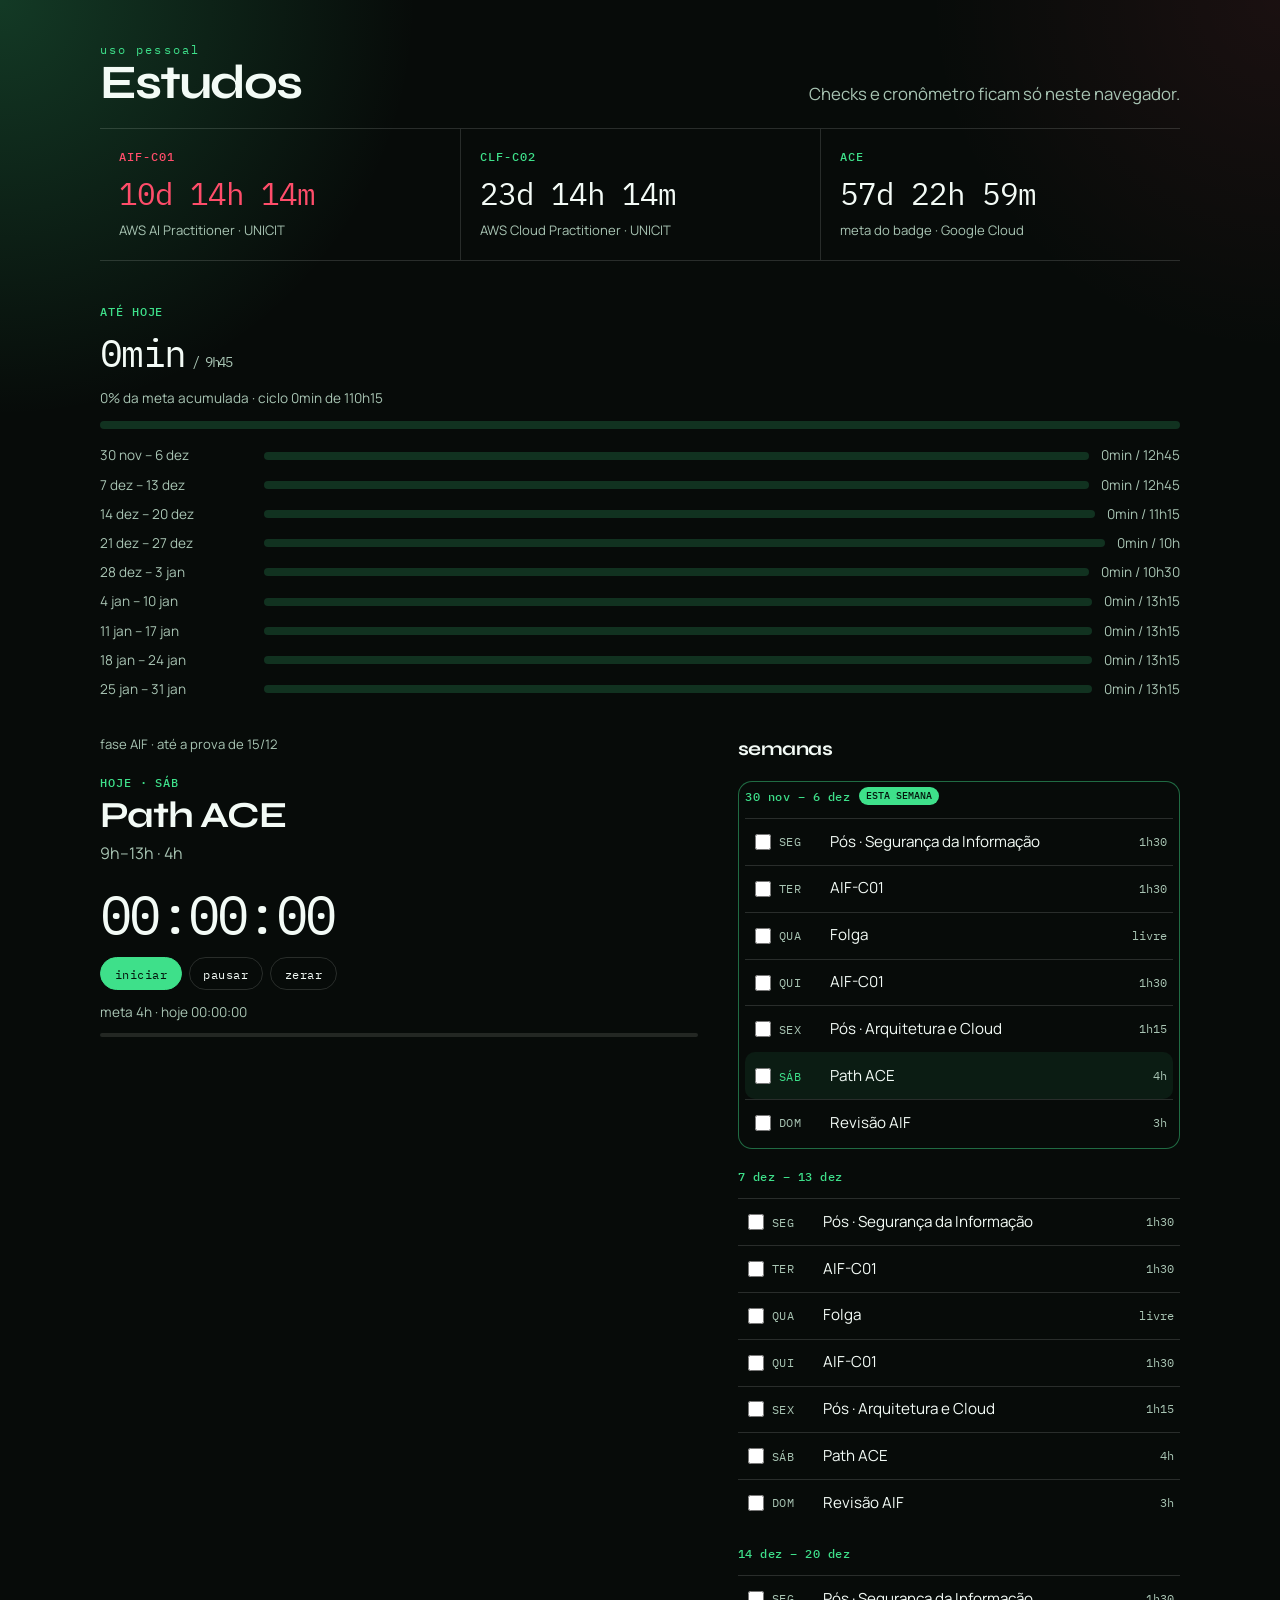
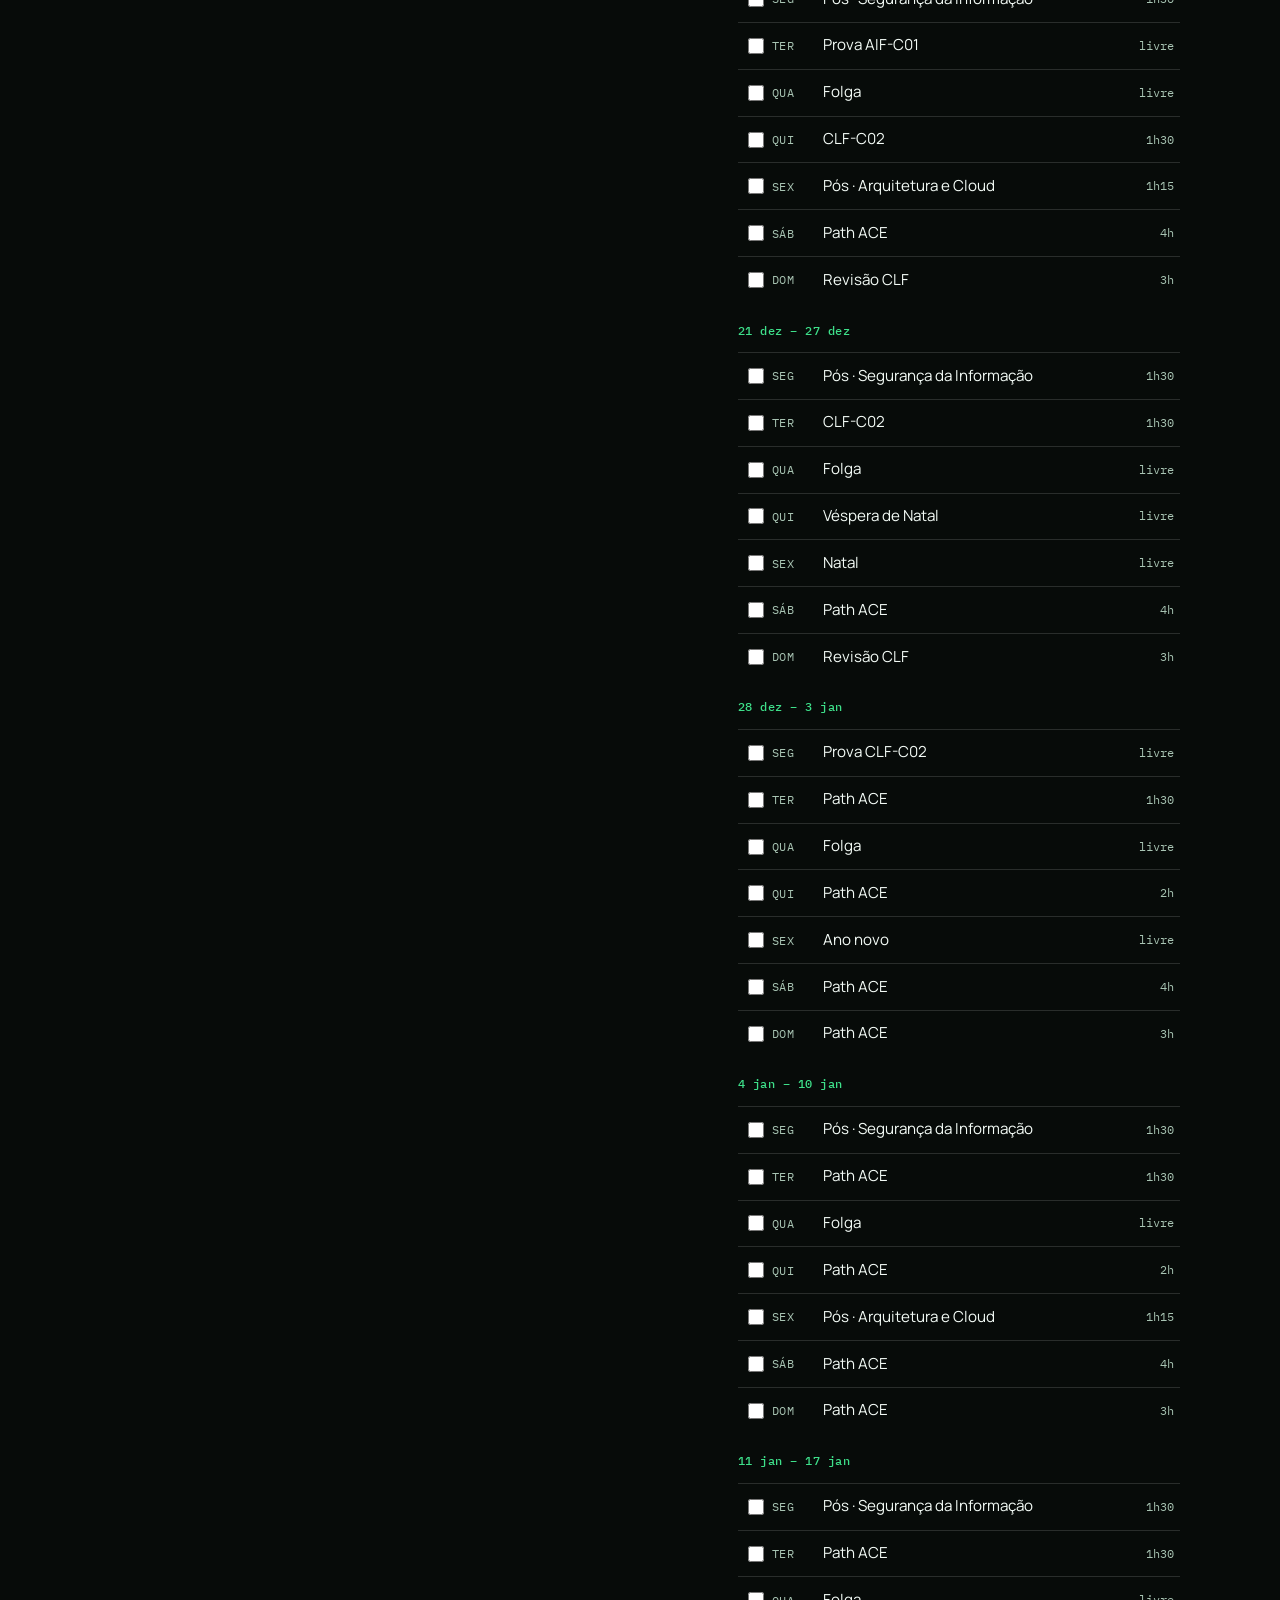
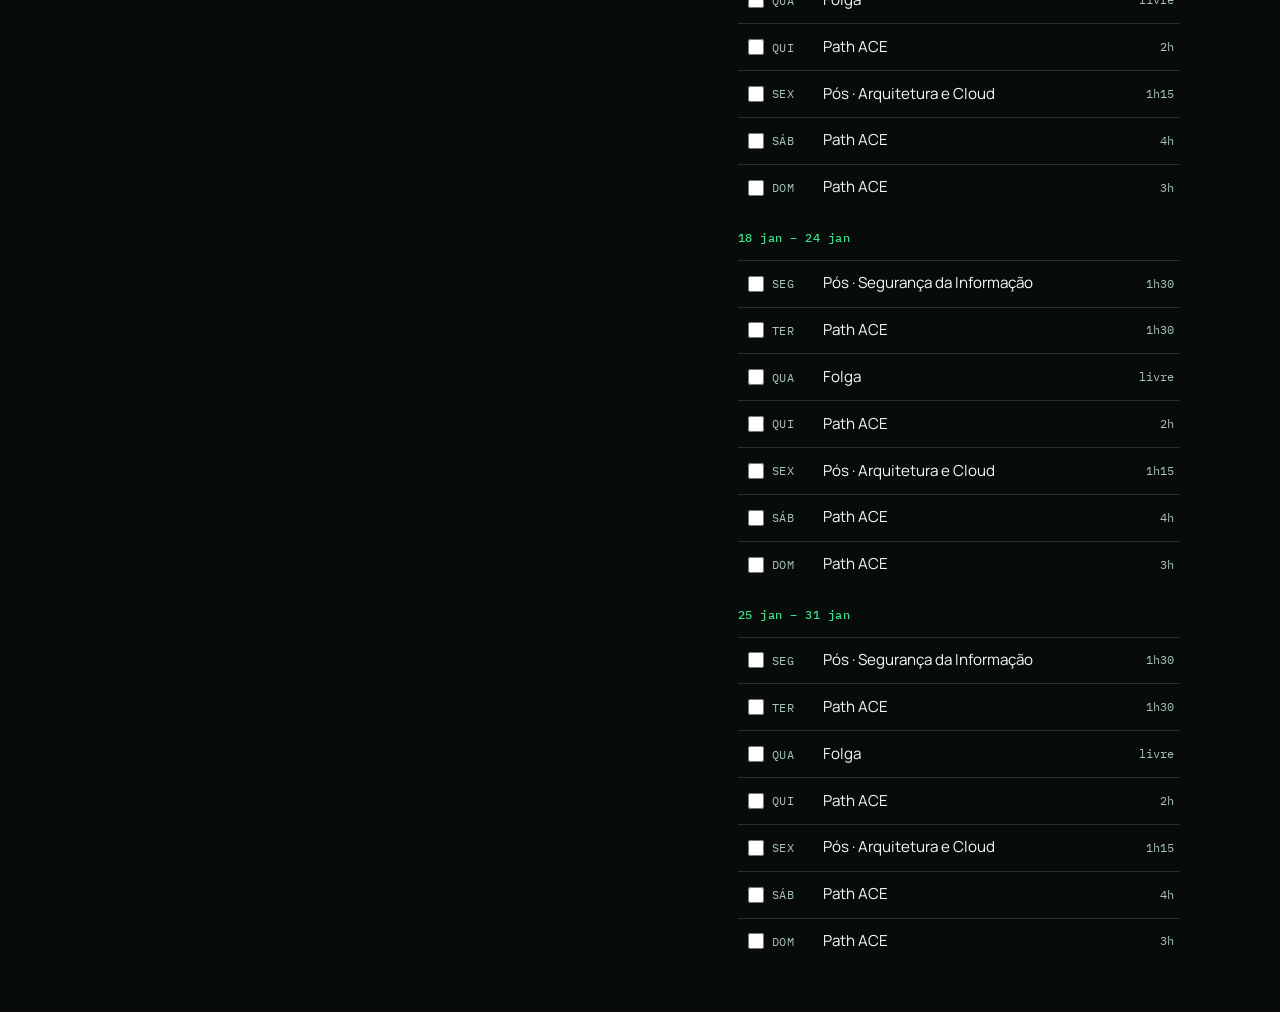
<file: estudos.html>
<!DOCTYPE html>
<html lang="pt-BR">
<head>
  <meta charset="UTF-8" />
  <title>Estudos · Anna</title>
  <meta name="viewport" content="width=device-width, initial-scale=1" />
  <meta name="robots" content="noindex, nofollow" />
  <link rel="icon" type="image/png" href="img/favicon_kamimura_bigger.png" />
  <link rel="preconnect" href="https://fonts.googleapis.com" />
  <link rel="preconnect" href="https://fonts.gstatic.com" crossorigin />
  <link href="https://fonts.googleapis.com/css2?family=IBM+Plex+Mono:wght@400;500&family=Manrope:wght@400;500;600&family=Syne:wght@600;700&display=swap" rel="stylesheet" />
  <link rel="stylesheet" href="css/style.css" />
  <link rel="stylesheet" href="css/estudos.css" />
</head>
<body>
  <header class="study-top">
    <div>
      <p class="kana">uso pessoal</p>
      <h1>Estudos</h1>
    </div>
    <p class="lede">Checks e cronômetro ficam só neste navegador.</p>
  </header>

  <section class="deadlines" aria-label="contagem para as provas">
    <article>
      <p class="exam-kicker">AIF-C01</p>
      <p class="exam-count" data-at="2026-12-15T15:15:00-03:00">15 dez · 15h15</p>
      <p class="exam-note">AWS AI Practitioner · UNICIT</p>
    </article>
    <article>
      <p class="exam-kicker">CLF-C02</p>
      <p class="exam-count" data-at="2026-12-28T15:15:00-03:00">28 dez · 15h15</p>
      <p class="exam-note">AWS Cloud Practitioner · UNICIT</p>
    </article>
    <article>
      <p class="exam-kicker">ACE</p>
      <p class="exam-count" data-at="2027-01-31T23:59:59-03:00">31 jan</p>
      <p class="exam-note">meta do badge · Google Cloud</p>
    </article>
  </section>

  <section class="metrics" id="metrics" aria-label="meta e cumprimento"></section>

  <section class="board">
    <div class="today">
      <p class="study-phase" id="study-phase"></p>
      <p class="study-kicker" id="study-kicker">hoje</p>
      <h2 class="study-today-title" id="study-today-title"></h2>
      <p class="study-today-detail" id="study-today-detail"></p>
      <p class="timer-clock" id="timer-clock">00:00:00</p>
      <div class="timer-actions">
        <button type="button" id="timer-start">iniciar</button>
        <button type="button" id="timer-pause" disabled>pausar</button>
        <button type="button" id="timer-reset">zerar</button>
      </div>
      <p class="timer-meta" id="timer-meta"></p>
      <div class="timer-bar" id="timer-bar" hidden>
        <div class="timer-bar-fill" id="timer-fill"></div>
      </div>
    </div>
    <div class="week">
      <h2>semanas</h2>
      <div id="weeks"></div>
    </div>
  </section>

  <script src="js/estudos.js"></script>
</body>
</html>
</file>
<file: css/style.css>
:root {
  --bg: #070b09;
  --bg-raise: #101612;
  --ink: #f3fbf6;
  --muted: #a8c4b3;
  --line: rgba(243, 251, 246, 0.14);
  --accent: #3ee08a;
  --accent-ink: #04150c;
  --purple: #3ee08a;
  --red: #ff4d6a;
  --sans: "Manrope", "Segoe UI", sans-serif;
  --display: "Syne", "Manrope", sans-serif;
  --mono: "IBM Plex Mono", ui-monospace, monospace;
}

*,
*::before,
*::after {
  box-sizing: border-box;
}

html {
  scroll-behavior: smooth;
}

body {
  margin: 0;
  min-height: 100vh;
  background:
    radial-gradient(circle at 0 0, rgba(62, 224, 138, 0.22), transparent 26rem),
    radial-gradient(circle at 100% 0, rgba(255, 77, 106, 0.08), transparent 22rem),
    var(--bg);
  color: var(--ink);
  font-family: var(--sans);
  font-size: 1rem;
  line-height: 1.5;
}

body,
button,
input {
  font-family: var(--sans);
}

img {
  max-width: 100%;
  display: block;
}

h1,
h2,
h3,
p {
  margin: 0;
}

a {
  color: inherit;
}

.skip {
  position: absolute;
  left: 1rem;
  top: 0;
  transform: translateY(-120%);
  background: var(--accent);
  color: var(--accent-ink);
  padding: 0.5rem 0.8rem;
  z-index: 2;
}

.skip:focus {
  transform: none;
}

.top,
.now,
.split,
.badges,
footer {
  width: min(1080px, calc(100% - 2.5rem));
  margin-inline: auto;
}

.top {
  display: grid;
  grid-template-columns: 1fr auto;
  grid-template-areas:
    "identity links"
    "lede lede";
  gap: 1.25rem 2rem;
  align-items: center;
  padding: 2.5rem 0 1.75rem;
}

.identity {
  grid-area: identity;
  display: flex;
  gap: 1rem;
  align-items: center;
}

.avatar {
  width: 84px;
  height: 84px;
  object-fit: cover;
  border-radius: 50%;
  border: 1px solid var(--line);
}

.kana {
  margin-top: 0.35rem;
  font-family: var(--mono);
  font-size: 0.72rem;
  letter-spacing: 0.18em;
  color: var(--purple);
}

h1 {
  font-family: var(--display);
  font-size: clamp(1.8rem, 3vw, 2.6rem);
  font-weight: 700;
  letter-spacing: -0.04em;
  line-height: 0.95;
  margin-top: 0.15rem;
}

.role,
.lede,
.projects p,
.skills p,
.now p,
footer {
  color: var(--muted);
}

.role {
  margin-top: 0.4rem;
  font-size: 0.82rem;
  letter-spacing: 0.08em;
  text-transform: uppercase;
}

.lede {
  grid-area: lede;
  max-width: 38rem;
  font-size: 1.05rem;
}

.links {
  grid-area: links;
  display: flex;
  gap: 0.5rem;
  align-self: center;
}

.links a {
  border: 1px solid var(--line);
  background: transparent;
  color: var(--ink);
  border-radius: 999px;
  text-decoration: none;
  cursor: pointer;
}

.links a {
  padding: 0.4rem 0.75rem;
  font-size: 0.85rem;
}

.links a:hover,
.links a:focus-visible {
  border-color: var(--accent);
  outline: none;
}

.now h2,
.split h2,
.badges h2,
.badges h3,
.projects h3,
.skills h3 {
  font-family: var(--mono);
  font-weight: 500;
  letter-spacing: 0.08em;
  text-transform: uppercase;
}

.now h2,
.split h2,
.badges h2 {
  font-family: var(--display);
  font-weight: 700;
  letter-spacing: -0.03em;
  text-transform: none;
  color: var(--ink);
}

.now {
  padding: 1.5rem 0 0.5rem;
  border-top: 1px solid var(--line);
}

.now h2,
.split h2,
.badges h2 {
  font-size: 1.35rem;
}

.now p {
  max-width: 46rem;
  margin-top: 0.7rem;
  font-size: 1.05rem;
}

.split {
  display: grid;
  grid-template-columns: 1.15fr 0.85fr;
  gap: 3rem;
  padding: 2.2rem 0;
}

.projects,
.skills,
.badges ul {
  list-style: none;
  margin: 1rem 0 0;
  padding: 0;
}

.projects li + li,
.skills li + li {
  margin-top: 1.1rem;
}

.projects h3,
.skills h3 {
  font-size: 0.78rem;
  color: var(--ink);
}

.projects h3 span {
  margin-left: 0.45rem;
  color: var(--accent);
  font-size: 0.68rem;
}

.projects p,
.skills p {
  margin-top: 0.25rem;
  font-size: 0.95rem;
}

.projects .tech {
  margin-top: 0.2rem;
  font-family: var(--mono);
  font-size: 0.75rem;
  letter-spacing: 0.02em;
  color: var(--purple);
}

.badges {
  padding-bottom: 2rem;
  border-top: 1px solid var(--line);
  padding-top: 1.5rem;
}

.badges h3 {
  margin-top: 1.4rem;
  font-size: 0.72rem;
  color: var(--muted);
}

.badges ul {
  display: flex;
  gap: 0.75rem;
  overflow-x: auto;
  padding-bottom: 0.4rem;
  scroll-snap-type: x proximity;
}

.badges li,
.badges a {
  display: flex;
  flex-direction: column;
  align-items: center;
  gap: 0.35rem;
  width: 92px;
  flex: 0 0 auto;
  scroll-snap-align: start;
  text-align: center;
  text-decoration: none;
  color: var(--muted);
  font-size: 0.72rem;
}

.badges img {
  width: 64px;
  height: 64px;
  object-fit: contain;
}

footer {
  padding: 0 0 2rem;
  font-size: 0.8rem;
}

@media (max-width: 860px) {
  .top,
  .split {
    grid-template-columns: 1fr;
  }

  .top {
    grid-template-areas:
      "identity"
      "lede"
      "links";
    align-items: start;
  }

  .lede {
    max-width: none;
  }
}

@media (max-width: 560px) {
  h1 {
    font-size: 1.65rem;
  }

  .avatar {
    width: 72px;
    height: 72px;
  }

  .top,
  .now,
  .split,
  .badges,
  footer {
    width: min(100% - 1.5rem, 1080px);
  }

  .identity {
    align-items: flex-start;
  }

  .links {
    flex-wrap: wrap;
  }
}

@media (prefers-reduced-motion: reduce) {
  html {
    scroll-behavior: auto;
  }
}
</file>
<file: css/estudos.css>
.study-top,
.deadlines,
.board {
  width: min(1080px, calc(100% - 2.5rem));
  margin-inline: auto;
}

.study-top {
  display: flex;
  justify-content: space-between;
  align-items: end;
  gap: 1.5rem;
  padding: 2.2rem 0 1.4rem;
}

.study-top h1 {
  font-size: clamp(2rem, 4vw, 3rem);
}

.deadlines {
  display: grid;
  grid-template-columns: repeat(3, 1fr);
  border-top: 1px solid var(--line);
  border-bottom: 1px solid var(--line);
}

.deadlines article {
  padding: 1.15rem 1.2rem 1.25rem;
}

.deadlines article + article {
  border-left: 1px solid var(--line);
}

.exam-kicker,
.study-kicker,
.metric-kicker {
  font-family: var(--mono);
  font-weight: 500;
  letter-spacing: 0.08em;
  text-transform: uppercase;
  color: var(--purple);
  font-size: 0.72rem;
}

.deadlines article.is-soon .exam-kicker,
.deadlines article.is-soon .exam-count {
  color: var(--red);
}

.exam-count,
.timer-clock {
  font-family: var(--mono);
  font-variant-numeric: tabular-nums;
  color: var(--ink);
}

.exam-count {
  margin-top: 0.35rem;
  font-size: clamp(1.5rem, 2.4vw, 2rem);
  letter-spacing: -0.04em;
}

.exam-note,
.study-phase,
.study-today-detail,
.timer-meta,
.study-item-detail {
  color: var(--muted);
}

.exam-note {
  margin-top: 0.25rem;
  font-size: 0.82rem;
}

.board {
  display: grid;
  grid-template-columns: minmax(0, 1.15fr) minmax(280px, 0.85fr);
  gap: 2.5rem;
  padding: 2rem 0 3rem;
}

.study-phase {
  font-size: 0.82rem;
}

.study-kicker {
  margin-top: 1.25rem;
}

.study-today-title,
.week h2 {
  font-family: var(--display);
  font-weight: 700;
  letter-spacing: -0.03em;
  color: var(--ink);
}

.study-today-title {
  margin-top: 0.25rem;
  font-size: clamp(1.7rem, 3vw, 2.3rem);
  line-height: 1.05;
}

.study-today-detail {
  margin-top: 0.4rem;
}

.timer-clock {
  margin-top: 1.4rem;
  font-size: clamp(2.6rem, 5vw, 3.4rem);
  letter-spacing: -0.05em;
  line-height: 1;
}

.timer-actions {
  display: flex;
  flex-wrap: wrap;
  gap: 0.45rem;
  margin-top: 1rem;
}

.timer-actions button {
  border: 1px solid var(--line);
  background: transparent;
  color: var(--ink);
  border-radius: 999px;
  font-family: var(--mono);
  font-size: 0.78rem;
  letter-spacing: 0.04em;
  padding: 0.45rem 0.85rem;
  cursor: pointer;
}

.timer-actions button:hover:not(:disabled),
.timer-actions button:focus-visible:not(:disabled) {
  border-color: var(--accent);
  outline: none;
}

#timer-start,
#timer-pause:not(:disabled) {
  background: var(--accent);
  color: var(--accent-ink);
  border-color: var(--accent);
}

#timer-start:disabled {
  background: transparent;
  color: var(--muted);
  border-color: var(--line);
}

.timer-actions button:disabled {
  cursor: default;
}

.timer-meta {
  margin-top: 0.75rem;
  font-size: 0.85rem;
}

.timer-bar {
  margin-top: 0.7rem;
  height: 4px;
  background: rgba(232, 240, 228, 0.12);
  border-radius: 999px;
  overflow: hidden;
}

.timer-bar-fill {
  height: 100%;
  width: 0;
  background: var(--accent);
}

.week h2 {
  font-size: 1.2rem;
}

.study-week {
  list-style: none;
  margin: 0.8rem 0 0;
  padding: 0;
}

.study-item {
  display: grid;
  grid-template-columns: 1.05rem 2.5rem minmax(0, 1fr) auto;
  gap: 0.7rem;
  align-items: center;
  padding: 0.72rem 0.35rem;
  border-top: 1px solid var(--line);
}

.study-item.is-today {
  background: rgba(62, 224, 138, 0.08);
  border-radius: 10px;
  border-top-color: transparent;
}

.study-item input {
  width: 1rem;
  height: 1rem;
  accent-color: #3ee08a;
  cursor: pointer;
}

.today {
  position: sticky;
  top: 1rem;
  align-self: start;
}

.metrics {
  width: min(1080px, calc(100% - 2.5rem));
  margin: 1.5rem auto 0;
  padding: 1.1rem 0 0.2rem;
}

.metric-value {
  margin-top: 0.3rem;
  font-family: var(--mono);
  font-size: clamp(1.8rem, 3vw, 2.4rem);
  letter-spacing: -0.04em;
}

.metric-value span,
.metric-note,
.metric-weeks span {
  color: var(--muted);
  font-size: 0.85rem;
}

.metric-note {
  margin: 0.35rem 0 0.8rem;
}

.metric-track {
  height: 8px;
  border-radius: 999px;
  background: rgba(62, 224, 138, 0.18);
  overflow: hidden;
}

.metric-fill {
  height: 100%;
  width: 0;
  border-radius: inherit;
  background: linear-gradient(90deg, var(--purple), var(--accent));
}

.metric-weeks {
  list-style: none;
  margin: 1rem 0 0;
  padding: 0;
  display: grid;
  gap: 0.55rem;
}

.metric-weeks li {
  display: grid;
  grid-template-columns: 9.5rem minmax(0, 1fr) auto;
  gap: 0.75rem;
  align-items: center;
}

.week-block {
  margin-top: 1.1rem;
}

.week-block h3 {
  display: flex;
  align-items: center;
  gap: 0.55rem;
  margin: 0 0 0.35rem;
  font-family: var(--mono);
  font-size: 0.78rem;
  font-weight: 500;
  letter-spacing: 0.04em;
  color: var(--purple);
}

.week-block h3 span {
  color: var(--accent-ink);
  background: var(--accent);
  border-radius: 999px;
  padding: 0.1rem 0.45rem;
  letter-spacing: 0;
  text-transform: uppercase;
  font-size: 0.65rem;
}

.week-block.is-current {
  padding: 0.35rem 0.45rem 0.2rem;
  border-radius: 14px;
  box-shadow: inset 0 0 0 1px rgba(62, 224, 138, 0.45);
}

.study-day {
  font-family: var(--mono);
  font-size: 0.72rem;
  letter-spacing: 0.06em;
  text-transform: uppercase;
  color: var(--muted);
}

.study-item.is-today .study-day {
  color: var(--accent);
}

.study-item-title {
  font-size: 0.95rem;
}

.study-item.is-done .study-item-title {
  color: var(--muted);
  text-decoration: line-through;
}

.study-item-detail {
  font-family: var(--mono);
  font-size: 0.75rem;
}

@media (max-width: 860px) {
  .today {
    position: static;
  }

  .metric-weeks li {
    grid-template-columns: 1fr;
    gap: 0.3rem;
  }

  .board,
  .deadlines,
  .study-top {
    grid-template-columns: 1fr;
  }

  .study-top {
    display: grid;
  }

  .deadlines article + article {
    border-left: 0;
    border-top: 1px solid var(--line);
  }
}

@media (max-width: 560px) {
  .study-top,
  .deadlines,
  .board,
  .metrics {
    width: min(100% - 1.5rem, 1080px);
  }
}
</file>
